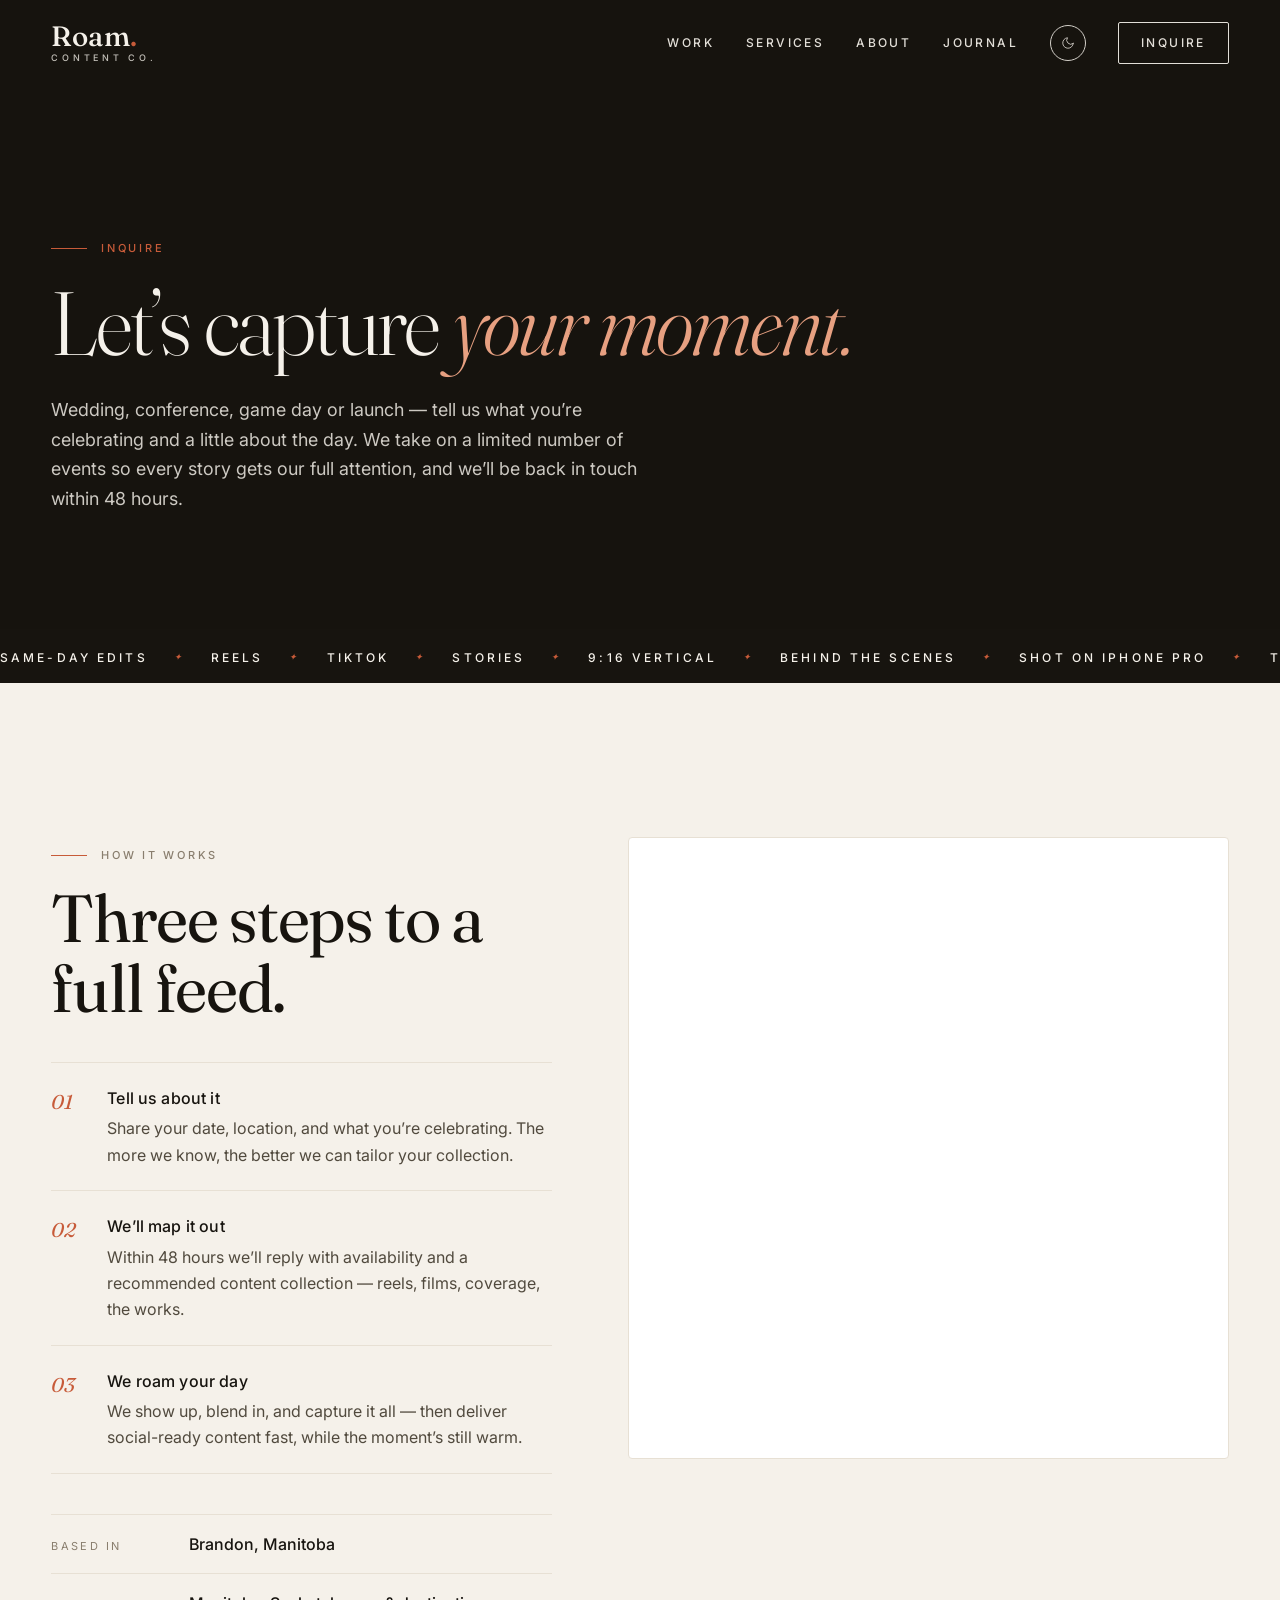
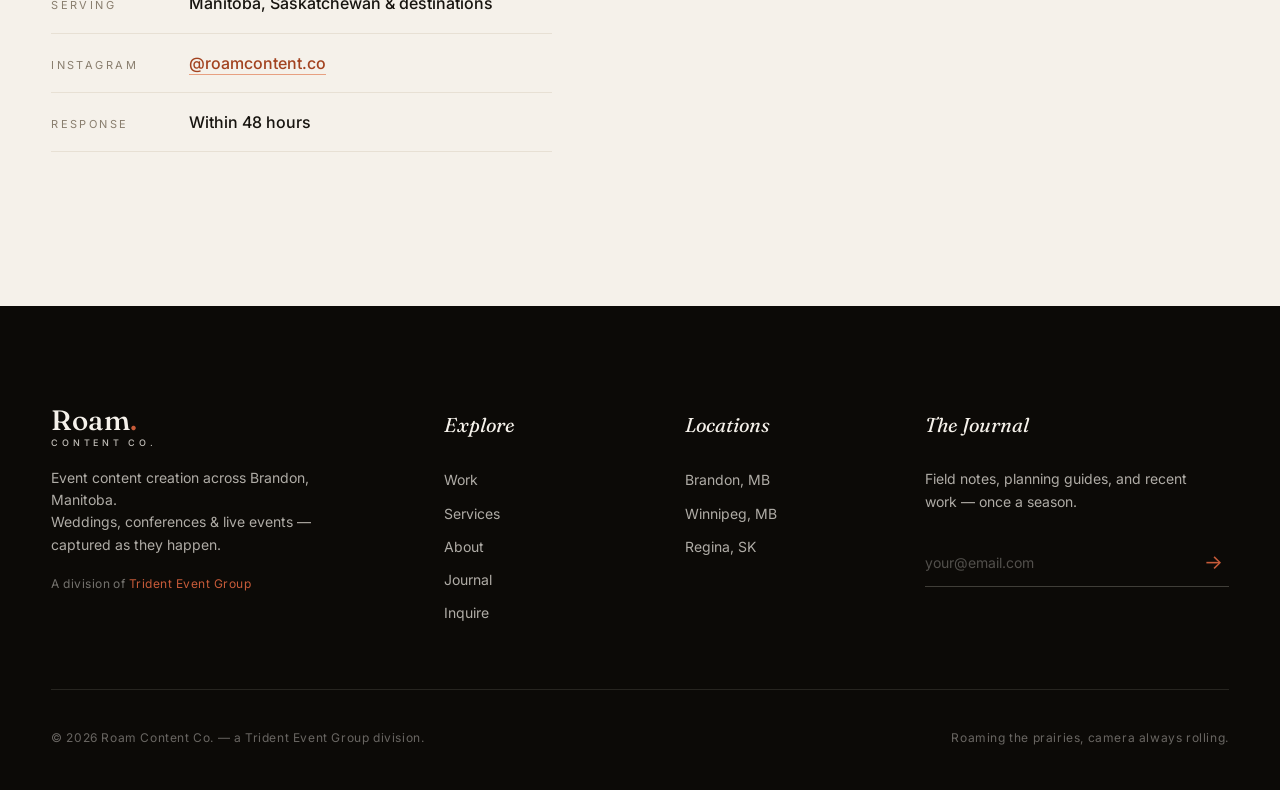
<file: inquiry.html>
<!DOCTYPE html>
<html lang="en">

<head>
  <meta charset="UTF-8" />
  <meta name="viewport" content="width=device-width, initial-scale=1.0" />
  <!-- Google Analytics (GA4) -->
  <script async src="https://www.googletagmanager.com/gtag/js?id=G-LXGWEMH9ZY"></script>
  <script>
    window.dataLayer = window.dataLayer || [];
    function gtag() { dataLayer.push(arguments); }
    gtag('js', new Date());
    gtag('config', 'G-LXGWEMH9ZY');
  </script>
  <title>Inquire | Roam Content Co. — Wedding &amp; Event Content Creation</title>
  <meta name="description"
    content="Tell Roam Content Co. about your wedding, conference, sporting or live event across Brandon, Winnipeg, Regina and the prairies. We'll be in touch within 48 hours with the right content collection." />
  <meta name="robots" content="index, follow, max-image-preview:large" />
  <meta name="author" content="Roam Content Co." />
  <link rel="canonical" href="https://www.roamcontent.co/inquiry.html" />

  <meta name="geo.region" content="CA-MB" />
  <meta name="geo.placename" content="Brandon, Manitoba" />
  <meta name="geo.position" content="49.8485;-99.9501" />
  <meta name="ICBM" content="49.8485, -99.9501" />

  <meta property="og:type" content="website" />
  <meta property="og:site_name" content="Roam Content Co." />
  <meta property="og:title" content="Inquire | Roam Content Co." />
  <meta property="og:description"
    content="Tell us what you're celebrating and we'll put together the right content collection for your day." />
  <meta property="og:url" content="https://www.roamcontent.co/inquiry.html" />
  <meta property="og:locale" content="en_CA" />
  <meta property="og:image" content="https://www.roamcontent.co/public/media/wedding-emma-chad-01.jpg" />

  <meta name="twitter:card" content="summary_large_image" />
  <meta name="twitter:title" content="Inquire | Roam Content Co." />
  <meta name="twitter:image" content="https://www.roamcontent.co/public/media/wedding-emma-chad-01.jpg" />

  <script type="application/ld+json">
  {
    "@context": "https://schema.org",
    "@type": "ContactPage",
    "name": "Inquire — Roam Content Co.",
    "url": "https://www.roamcontent.co/inquiry.html",
    "about": { "@type": "ProfessionalService", "@id": "https://www.roamcontent.co/#business" }
  }
  </script>
  <script type="application/ld+json">
  {
    "@context": "https://schema.org",
    "@type": "BreadcrumbList",
    "itemListElement": [
      { "@type": "ListItem", "position": 1, "name": "Home", "item": "https://www.roamcontent.co/" },
      { "@type": "ListItem", "position": 2, "name": "Inquire", "item": "https://www.roamcontent.co/inquiry.html" }
    ]
  }
  </script>

  <link rel="preconnect" href="https://fonts.googleapis.com" />
  <link rel="preconnect" href="https://fonts.gstatic.com" crossorigin />
  <link
    href="https://fonts.googleapis.com/css2?family=Fraunces:ital,opsz,wght@0,9..144,300;0,9..144,400;0,9..144,500;0,9..144,600;1,9..144,300;1,9..144,400;1,9..144,500&family=Inter:wght@300;400;500;600&display=swap"
    rel="stylesheet" />

  <script>
    (function () {
      try {
        var p = new URLSearchParams(location.search);
        var forced = p.get('theme');
        var stored = localStorage.getItem('roam-theme');
        var prefersDark = window.matchMedia && window.matchMedia('(prefers-color-scheme: dark)').matches;
        var t = forced || stored || (prefersDark ? 'dark' : 'light');
        if (t !== 'dark' && t !== 'light') t = 'light';
        document.documentElement.setAttribute('data-theme', t);
      } catch (e) {
        document.documentElement.setAttribute('data-theme', 'light');
      }
    })();
  </script>

  <link rel="stylesheet" href="styles.css" />
  <link rel="icon" href="public/logos/favicon.svg" type="image/svg+xml" />
</head>

<body>

  <!-- ── NAV ────────────────────────────────────────────────── -->
  <header class="nav is-scrolled" id="nav">
    <div class="nav__inner">
      <a href="index.html" class="nav__logo" aria-label="Roam Content Co. — home">
        <span class="wordmark">
          <span class="wordmark__name">Roam<span class="dot">.</span></span>
          <span class="wordmark__sub">Content&nbsp;Co.</span>
        </span>
      </a>
      <nav class="nav__menu" aria-label="Primary">
        <a href="index.html#work">Work</a>
        <a href="index.html#services">Services</a>
        <a href="index.html#about">About</a>
        <a href="index.html#journal">Journal</a>
        <button class="nav__theme" type="button" aria-label="Toggle dark mode" aria-pressed="false">
          <svg class="icon icon--moon" viewBox="0 0 24 24" aria-hidden="true">
            <path d="M21 12.79A9 9 0 1 1 11.21 3 7 7 0 0 0 21 12.79z" />
          </svg>
          <svg class="icon icon--sun" viewBox="0 0 24 24" aria-hidden="true">
            <circle cx="12" cy="12" r="4" />
            <path
              d="M12 2v2M12 20v2M4.93 4.93l1.41 1.41M17.66 17.66l1.41 1.41M2 12h2M20 12h2M4.93 19.07l1.41-1.41M17.66 6.34l1.41-1.41" />
          </svg>
        </button>
        <a href="inquiry.html" class="nav__cta">Inquire</a>
      </nav>
      <button class="nav__toggle" aria-label="Open menu" aria-expanded="false">
        <span></span><span></span>
      </button>
    </div>
  </header>

  <!-- ── PAGE HERO ─────────────────────────────────────────── -->
  <section class="page-hero">
    <div class="container">
      <span class="eyebrow"><span class="rule"></span>Inquire</span>
      <h1>Let&rsquo;s capture <em>your moment.</em></h1>
      <p>Wedding, conference, game day or launch &mdash; tell us what you&rsquo;re celebrating and a little about the day.
        We take on a limited number of events so every story gets our full attention, and we&rsquo;ll be back in touch
        within 48 hours.</p>
    </div>
  </section>

  <!-- ── FORMAT TICKER ──────────────────────────────────────── -->
  <div class="ticker" aria-hidden="true">
    <div class="ticker__track">
      <span>Same-Day Edits <i class="star">&#10022;</i> Reels <i class="star">&#10022;</i> TikTok <i class="star">&#10022;</i> Stories <i class="star">&#10022;</i> 9:16 Vertical <i class="star">&#10022;</i> Behind the Scenes <i class="star">&#10022;</i> Shot on iPhone&nbsp;Pro <i class="star">&#10022;</i> Trending Audio <i class="star">&#10022;</i></span>
      <span>Same-Day Edits <i class="star">&#10022;</i> Reels <i class="star">&#10022;</i> TikTok <i class="star">&#10022;</i> Stories <i class="star">&#10022;</i> 9:16 Vertical <i class="star">&#10022;</i> Behind the Scenes <i class="star">&#10022;</i> Shot on iPhone&nbsp;Pro <i class="star">&#10022;</i> Trending Audio <i class="star">&#10022;</i></span>
    </div>
  </div>

  <!-- ── INQUIRY ───────────────────────────────────────────── -->
  <section class="inquire">
    <div class="container inquire__grid">
      <div class="inquire__aside">
        <span class="eyebrow"><span class="rule"></span>How it works</span>
        <h2 class="serif h-display">Three steps to a full feed.</h2>

        <ol class="inquire__steps">
          <li><strong>Tell us about it</strong>Share your date, location, and what you&rsquo;re celebrating. The more we
            know, the better we can tailor your collection.</li>
          <li><strong>We&rsquo;ll map it out</strong>Within 48 hours we&rsquo;ll reply with availability and a
            recommended content collection &mdash; reels, films, coverage, the works.</li>
          <li><strong>We roam your day</strong>We show up, blend in, and capture it all &mdash; then deliver
            social-ready content fast, while the moment&rsquo;s still warm.</li>
        </ol>

        <ul class="inquire__details">
          <li><span>Based in</span><strong>Brandon, Manitoba</strong></li>
          <li><span>Serving</span><strong data-geo-serving>Manitoba, Saskatchewan &amp; destinations</strong></li>
          <li><span>Instagram</span><strong><a href="https://www.instagram.com/roamcontent.co" target="_blank" rel="noopener">@roamcontent.co</a></strong></li>
          <li><span>Response</span><strong>Within 48 hours</strong></li>
        </ul>
      </div>

      <!-- ── INQUIRY FORM EMBED ──────────────────────────────
           Live OpnForm embed — form 146 "Roam - Website Inquiry".
           The iframe has no fixed height: OpnForm's own
           iframe-resizer (loaded at the bottom of this page)
           grows it to the form's full content height, so the
           page scrolls instead of the iframe.
      ──────────────────────────────────────────────────────── -->
      <div class="form-embed form-embed--live" id="inquiry-form">
        <iframe id="roam-inquiry" title="Roam Content Co. inquiry form"
          src="https://forms.tridenteventgroup.ca/forms/roam-website-inquiry-tmkkpw" scrolling="no"
          loading="lazy"></iframe>
        <noscript>
          <p class="form-embed__fallback">Our inquiry form needs JavaScript. <a
              href="https://forms.tridenteventgroup.ca/forms/roam-website-inquiry-tmkkpw" target="_blank"
              rel="noopener">Open it in a new tab</a> to get in touch.</p>
        </noscript>
      </div>
    </div>
  </section>

  <!-- ── FOOTER ────────────────────────────────────────────── -->
  <footer class="footer">
    <div class="container footer__grid">
      <div class="footer__brand">
        <span class="wordmark">
          <span class="wordmark__name">Roam<span class="dot">.</span></span>
          <span class="wordmark__sub">Content&nbsp;Co.</span>
        </span>
        <p class="footer__tagline">Event content creation across Brandon, Manitoba.<br />Weddings, conferences &amp; live
          events &mdash; captured as they happen.</p>
        <p class="footer__parent">A division of <a href="https://tridenteventgroup.ca/" target="_blank" rel="noopener">Trident Event Group</a></p>
      </div>
      <nav class="footer__col" aria-label="Footer navigation">
        <h4>Explore</h4>
        <a href="index.html#work">Work</a>
        <a href="index.html#services">Services</a>
        <a href="index.html#about">About</a>
        <a href="index.html#journal">Journal</a>
        <a href="inquiry.html">Inquire</a>
      </nav>
      <nav class="footer__col" aria-label="Locations">
        <h4>Locations</h4>
        <a href="/brandon/">Brandon, MB</a>
        <a href="/winnipeg/">Winnipeg, MB</a>
        <a href="/regina/">Regina, SK</a>
      </nav>
      <div class="footer__col footer__newsletter">
        <h4>The Journal</h4>
        <p>Field notes, planning guides, and recent work &mdash; once a season.</p>
        <form class="footer__form" onsubmit="event.preventDefault(); this.classList.add('is-sent');">
          <input type="email" placeholder="your@email.com" aria-label="Email" required />
          <button type="submit" aria-label="Subscribe">&rarr;</button>
        </form>
      </div>
    </div>
    <div class="footer__bottom">
      <p>© <span id="year"></span> Roam Content Co. &mdash; a Trident Event Group division.</p>
      <p>Roaming the prairies, camera always rolling.</p>
    </div>
  </footer>

  <script src="script.js"></script>
  <script src="geo.js"></script>

  <!-- OpnForm's own iframe-resizer parent script: keeps #roam-inquiry at full content height -->
  <script src="https://forms.tridenteventgroup.ca/widgets/iframe.min.js"></script>
  <script>
    (function () {
      var frame = document.getElementById('roam-inquiry');
      if (!frame) return;
      var tries = 0;
      (function init() {
        if (window.iFrameResize) {
          window.iFrameResize({ log: false, checkOrigin: false }, frame);
        } else if (tries++ < 60) {
          setTimeout(init, 100);
        }
      })();
    })();
  </script>
</body>

</html>
</file>
<file: styles.css>
/* ─────────────────────────────────────────────────────────
   Roam Content Co. — event content creation house
   A division of Trident Event Group
   Palette: warm bone, deep onyx, ember clay, soft taupe
   Type:    Fraunces (display) + Inter (utility)
   ───────────────────────────────────────────────────────── */

:root {
  /* Themed palette (overridden in [data-theme="dark"]) */
  --bone:       #F5F1EA;
  --bone-2:     #FAF7F1;
  --paper:      #FFFFFF;
  --ink:        #17140F;
  --ink-soft:   #514A3E;
  --taupe:      #897E6E;
  --taupe-soft: #C7BCA9;
  --line:       #E7E0D4;
  --ember:      #C75B39;
  --ember-deep: #A2421F;
  --ember-soft: #E7A081;

  /* Always-dark "punctuation" bands (hero / quote / reel / cta / footer) */
  --always-dark:      #16130E;
  --always-dark-deep: #0C0A07;
  --always-cream:     #F5F1EA;
  --always-line:      rgba(231, 224, 212, 0.18);

  --display: "Fraunces", "Georgia", "Times New Roman", serif;
  --sans:    "Inter", -apple-system, BlinkMacSystemFont, "Segoe UI", Helvetica, Arial, sans-serif;

  --container: 1320px;
  --gutter: clamp(20px, 4vw, 56px);
  --section-y: clamp(80px, 12vw, 160px);

  --ease: cubic-bezier(.2, .7, .2, 1);
}

[data-theme="dark"] {
  --bone:       #14110D;
  --bone-2:     #1A1611;
  --paper:      #201B15;
  --ink:        #EFE7D8;
  --ink-soft:   #B4A893;
  --taupe:      #8E826D;
  --taupe-soft: #574B3A;
  --line:       #2C2620;
  --ember:      #E0734D;
  --ember-deep: #EE8A63;
  --ember-soft: #6B3A28;

  --always-dark:      #0A0805;
  --always-dark-deep: #050403;
  --always-cream:     #F2EADB;
  --always-line:      rgba(231, 224, 212, 0.14);
}

* { box-sizing: border-box; }
html { scroll-behavior: smooth; }
body {
  margin: 0;
  background: var(--bone);
  color: var(--ink);
  font-family: var(--sans);
  font-size: 16px;
  line-height: 1.65;
  font-weight: 400;
  -webkit-font-smoothing: antialiased;
  text-rendering: optimizeLegibility;
  transition: background-color 0.45s var(--ease), color 0.45s var(--ease);
}
img { display: block; max-width: 100%; height: auto; }
a { color: inherit; text-decoration: none; }
button { font-family: inherit; cursor: pointer; border: 0; background: none; color: inherit; }

.container {
  width: min(100% - calc(var(--gutter) * 2), var(--container));
  margin-inline: auto;
}

/* Typography utilities */
.serif { font-family: var(--display); font-weight: 400; letter-spacing: -0.01em; }
.h-display {
  font-family: var(--display);
  font-size: clamp(34px, 5.2vw, 72px);
  line-height: 1.05;
  font-weight: 400;
  letter-spacing: -0.02em;
  margin: 0;
}
.h-display em { font-style: italic; color: var(--ember-deep); font-weight: 400; }
.lead { font-size: clamp(17px, 1.4vw, 19px); line-height: 1.65; color: var(--ink-soft); }
.muted { color: var(--ink-soft); }
.eyebrow {
  display: inline-flex;
  align-items: center;
  gap: 14px;
  font-size: 11px;
  letter-spacing: 0.25em;
  text-transform: uppercase;
  color: var(--taupe);
  font-weight: 500;
}
.eyebrow .rule { display: inline-block; width: 36px; height: 1px; background: var(--ember); }
.rule { display: inline-block; width: 28px; height: 1px; background: var(--ember); }

/* Section heading block */
.section-head { max-width: 780px; margin-bottom: clamp(48px, 6vw, 80px); }
.section-head .h-display { margin-top: 18px; }
.section-head__sub { margin-top: 18px; color: var(--ink-soft); font-size: 17px; }
.section-head--center { margin-inline: auto; text-align: center; }
.section-head--center .eyebrow { justify-content: center; }

/* Buttons */
.btn {
  display: inline-flex;
  align-items: center;
  justify-content: center;
  gap: 10px;
  padding: 16px 28px;
  font-size: 12px;
  letter-spacing: 0.2em;
  text-transform: uppercase;
  font-weight: 500;
  border-radius: 2px;
  transition: all 0.4s var(--ease);
  position: relative;
  overflow: hidden;
}
.btn--primary { background: var(--ember); color: #fff; }
.btn--primary:hover { background: var(--ember-deep); transform: translateY(-2px); }
.btn--ghost { background: transparent; color: var(--ink); border: 1px solid var(--ink); }
.btn--ghost:hover { background: var(--ink); color: var(--bone); }
.btn--block { width: 100%; }

/* Arrow link */
.link-arrow {
  display: inline-flex;
  align-items: center;
  gap: 8px;
  font-size: 12px;
  letter-spacing: 0.16em;
  text-transform: uppercase;
  color: var(--ink);
  border-bottom: 1px solid var(--line);
  padding-bottom: 6px;
  transition: all 0.3s var(--ease);
}
.link-arrow:hover { color: var(--ember-deep); border-color: var(--ember); }

/* ── BRAND WORDMARK (logo) ────────────────────────────── */
.wordmark {
  display: inline-flex;
  flex-direction: column;
  line-height: 0.9;
  letter-spacing: 0;
}
.wordmark__name {
  font-family: var(--display);
  font-weight: 500;
  font-size: clamp(22px, 2.4vw, 28px);
  letter-spacing: 0.02em;
}
.wordmark__name .dot { color: var(--ember); }
.wordmark__sub {
  font-family: var(--sans);
  font-size: 9px;
  letter-spacing: 0.42em;
  text-transform: uppercase;
  font-weight: 500;
  margin-top: 5px;
  opacity: 0.78;
}

/* ── NAV ──────────────────────────────────────────────── */
.nav {
  position: fixed;
  inset: 0 0 auto 0;
  z-index: 50;
  padding: 22px 0;
  transition: background 0.4s var(--ease), padding 0.4s var(--ease), border-color 0.4s var(--ease);
  border-bottom: 1px solid transparent;
}
.nav__inner {
  width: min(100% - calc(var(--gutter) * 2), var(--container));
  margin-inline: auto;
  display: flex;
  align-items: center;
  justify-content: space-between;
  gap: 20px;
}
.nav__logo { display: inline-flex; align-items: center; color: var(--always-cream); transition: color 0.4s var(--ease); }
.nav__menu {
  display: flex;
  gap: 32px;
  align-items: center;
  color: var(--always-cream);
  font-size: 12px;
  letter-spacing: 0.2em;
  text-transform: uppercase;
  font-weight: 500;
  transition: color 0.4s var(--ease);
}
.nav__menu a { position: relative; padding: 6px 0; opacity: 0.92; transition: opacity 0.25s var(--ease); }
.nav__menu a:hover { opacity: 1; }
.nav__menu a::after {
  content: "";
  position: absolute;
  left: 0; right: 0; bottom: 0;
  height: 1px;
  background: var(--ember);
  transform: scaleX(0);
  transform-origin: left;
  transition: transform 0.4s var(--ease);
}
.nav__menu a:hover::after { transform: scaleX(1); }
.nav__cta {
  border: 1px solid currentColor;
  border-radius: 2px;
  padding: 10px 22px !important;
}
.nav__cta::after { display: none; }
.nav__cta:hover { background: var(--ember); border-color: var(--ember); color: #fff !important; }

.nav__theme {
  display: inline-flex;
  align-items: center;
  justify-content: center;
  width: 36px;
  height: 36px;
  border-radius: 50%;
  border: 1px solid currentColor;
  color: inherit;
  opacity: 0.85;
  padding: 0;
  transition: opacity 0.3s var(--ease), transform 0.6s var(--ease), background 0.3s var(--ease);
}
.nav__theme:hover { opacity: 1; transform: rotate(40deg); }
.nav__theme svg {
  width: 14px; height: 14px;
  stroke: currentColor; stroke-width: 1.5; fill: none;
  stroke-linecap: round; stroke-linejoin: round;
}
.nav__theme .icon--sun { display: none; }
[data-theme="dark"] .nav__theme .icon--sun  { display: block; }
[data-theme="dark"] .nav__theme .icon--moon { display: none; }

.nav.is-scrolled {
  background: color-mix(in srgb, var(--bone) 88%, transparent);
  backdrop-filter: blur(12px);
  -webkit-backdrop-filter: blur(12px);
  padding: 13px 0;
  border-color: var(--line);
}
.nav.is-scrolled .nav__logo,
.nav.is-scrolled .nav__menu { color: var(--ink); }

.nav__toggle {
  display: none;
  width: 40px; height: 32px;
  flex-direction: column;
  justify-content: center;
  gap: 6px;
  align-items: flex-end;
}
.nav__toggle span { display: block; height: 1px; background: var(--always-cream); transition: all 0.3s var(--ease); }
.nav__toggle span:first-child { width: 28px; }
.nav__toggle span:last-child  { width: 18px; }
.nav.is-scrolled .nav__toggle span { background: var(--ink); }

/* ── HERO ─────────────────────────────────────────────── */
.hero {
  position: relative;
  min-height: 100vh;
  min-height: 100svh;
  display: grid;
  align-items: center;
  color: var(--always-cream);
  overflow: hidden;
}
.hero .hero__media { position: absolute; inset: 0; z-index: 0; }
.hero__img {
  width: 100%; height: 100%; object-fit: cover; object-position: 50% 38%;
  transform: scale(1.04);
  animation: heroZoom 16s ease-out forwards;
}
@keyframes heroZoom { to { transform: scale(1); } }
.hero__overlay {
  position: absolute; inset: 0;
  background: linear-gradient(180deg, rgba(14,12,9,0.55) 0%, rgba(14,12,9,0.20) 38%, rgba(14,12,9,0.66) 100%);
}
.hero__content {
  position: relative;
  z-index: 2;
  width: min(100% - calc(var(--gutter) * 2), var(--container));
  margin-inline: auto;
  padding-top: 120px;
  padding-bottom: 80px;
  max-width: 940px;
}
.hero__badge {
  display: inline-flex;
  align-items: center;
  gap: 9px;
  font-size: 11px;
  letter-spacing: 0.28em;
  text-transform: uppercase;
  font-weight: 500;
  margin: 0 0 26px;
  opacity: 1;
  animation: lineIn 1s var(--ease) 0.1s forwards;
}
.hero__badge .live-dot {
  width: 8px; height: 8px; border-radius: 50%;
  background: var(--ember);
  box-shadow: 0 0 0 0 rgba(199,91,57,0.6);
  animation: pulse 2.2s var(--ease) infinite;
}
@keyframes pulse {
  0%   { box-shadow: 0 0 0 0 rgba(199,91,57,0.55); }
  70%  { box-shadow: 0 0 0 12px rgba(199,91,57,0); }
  100% { box-shadow: 0 0 0 0 rgba(199,91,57,0); }
}
.hero__title {
  font-family: var(--display);
  font-weight: 300;
  font-size: clamp(50px, 8.4vw, 126px);
  line-height: 0.96;
  letter-spacing: -0.025em;
  margin: 0;
}
.hero__title .line {
  display: block;
  opacity: 1;
  transform: translateY(28px);
  animation: lineIn 1.1s var(--ease) forwards;
}
.hero__title .line:nth-child(1) { animation-delay: 0.25s; }
.hero__title .line:nth-child(2) { animation-delay: 0.45s; font-style: italic; color: var(--ember-soft); padding-left: 0.4em; }
.hero__title .line:nth-child(3) { animation-delay: 0.65s; }
@keyframes lineIn { to { opacity: 1; transform: translateY(0); } }

.hero__sub {
  margin: 34px 0 40px;
  font-size: clamp(15px, 1.3vw, 18px);
  line-height: 1.65;
  max-width: 560px;
  color: rgba(245, 241, 234, 0.88);
  opacity: 1;
  animation: lineIn 1s var(--ease) 0.9s forwards;
}
.hero__ctas { display: flex; gap: 14px; flex-wrap: wrap; opacity: 1; animation: lineIn 1s var(--ease) 1.05s forwards; }
.hero__ctas .btn--primary { background: var(--ember); color: #fff; }
.hero__ctas .btn--primary:hover { background: #fff; color: var(--always-dark); }
.hero__ctas .btn--ghost { color: var(--always-cream); border-color: rgba(245,241,234,0.5); }
.hero__ctas .btn--ghost:hover { background: var(--always-cream); color: var(--always-dark); }

.hero__local { margin: 22px 0 0; }
.hero__local-link {
  display: inline-flex;
  align-items: center;
  gap: 10px;
  font-size: 13px;
  letter-spacing: 0.08em;
  text-transform: uppercase;
  color: var(--always-cream);
  border-bottom: 1px solid rgba(245,241,234,0.4);
  padding-bottom: 4px;
  transition: color 0.3s var(--ease), border-color 0.3s var(--ease);
}
.hero__local-link:hover { color: var(--ember-soft); border-color: var(--ember); }

.hero__scroll {
  position: absolute;
  left: var(--gutter);
  bottom: 32px;
  z-index: 2;
  display: inline-flex;
  flex-direction: column;
  align-items: center;
  gap: 14px;
  font-size: 10px;
  letter-spacing: 0.32em;
  text-transform: uppercase;
  color: var(--always-cream);
  opacity: 1;
  animation: lineIn 1s var(--ease) 1.3s forwards;
}
.hero__scroll-line {
  width: 1px; height: 64px;
  background: linear-gradient(to bottom, rgba(245,241,234,0.7), rgba(245,241,234,0));
  animation: scrollLine 2.2s var(--ease) infinite;
}
@keyframes scrollLine {
  0%   { transform: scaleY(0); transform-origin: top; }
  50%  { transform: scaleY(1); transform-origin: top; }
  51%  { transform: scaleY(1); transform-origin: bottom; }
  100% { transform: scaleY(0); transform-origin: bottom; }
}

/* ── INTRO ───────────────────────────────────────────── */
.intro { padding: var(--section-y) 0 calc(var(--section-y) - 40px); }
.intro__grid {
  display: grid;
  grid-template-columns: 220px 1fr;
  gap: clamp(40px, 6vw, 100px);
  align-items: start;
}
.intro__label {
  font-size: 11px;
  letter-spacing: 0.25em;
  text-transform: uppercase;
  color: var(--taupe);
  font-weight: 500;
  display: flex;
  flex-direction: column;
  gap: 14px;
  padding-top: 14px;
}
.intro__label .rule { width: 60px; }
.intro__body .h-display { margin-bottom: 28px; }
.intro__body .muted { font-size: 17px; max-width: 660px; }

.marquee {
  margin-top: clamp(50px, 7vw, 90px);
  overflow: hidden;
  border-top: 1px solid var(--line);
  border-bottom: 1px solid var(--line);
  padding: 22px 0;
}
.marquee__track {
  display: inline-flex;
  align-items: center;
  gap: 48px;
  white-space: nowrap;
  animation: marquee 42s linear infinite;
  font-family: var(--display);
  font-style: italic;
  font-size: clamp(28px, 4vw, 48px);
  color: var(--ink);
  font-weight: 300;
}
.marquee__track .dot { color: var(--ember); font-size: 0.5em; }
@keyframes marquee { to { transform: translateX(-50%); } }

/* ── FEATURED ────────────────────────────────────────── */
.featured { padding: calc(var(--section-y) - 30px) 0 var(--section-y); }
.featured__grid {
  display: grid;
  grid-template-columns: repeat(12, 1fr);
  gap: clamp(24px, 3vw, 48px) clamp(20px, 2.4vw, 36px);
}
.couple { grid-column: span 6; display: block; transition: transform 0.6s var(--ease); }
.couple--tall { grid-column: span 6; }
.couple__media { position: relative; overflow: hidden; aspect-ratio: 4 / 5; background: var(--bone-2); }
.couple--tall .couple__media { aspect-ratio: 3 / 4; }
.couple__media img {
  width: 100%; height: 100%; object-fit: cover; object-position: 50% 38%;
  transition: transform 1.4s var(--ease), filter 0.6s var(--ease);
}
.couple:hover .couple__media img { transform: scale(1.06); filter: brightness(1.04); }
.couple__tag {
  position: absolute;
  top: 16px; left: 16px;
  background: rgba(14,12,9,0.62);
  color: var(--always-cream);
  font-size: 10px;
  letter-spacing: 0.18em;
  text-transform: uppercase;
  padding: 6px 12px;
  border-radius: 2px;
  backdrop-filter: blur(4px);
}
.couple__caption {
  margin-top: 22px;
  display: grid;
  grid-template-columns: 1fr auto;
  gap: 12px 24px;
  align-items: end;
}
.couple__meta { font-size: 11px; letter-spacing: 0.22em; text-transform: uppercase; color: var(--taupe); grid-column: 1 / -1; }
.couple__caption h3 { font-size: clamp(26px, 2.6vw, 36px); font-weight: 400; margin: 4px 0 0; letter-spacing: -0.01em; }

/* ── QUOTE BAND ──────────────────────────────────────── */
.quote-band {
  background: var(--always-dark);
  color: var(--always-cream);
  padding: clamp(90px, 12vw, 160px) 0;
  text-align: center;
  transition: background-color 0.45s var(--ease);
}
.quote-band__mark {
  font-family: var(--display);
  font-size: clamp(80px, 10vw, 160px);
  line-height: 0.3;
  color: var(--ember);
  margin: 0 0 24px;
  font-style: italic;
  font-weight: 300;
}
.quote-band__text {
  font-family: var(--display);
  font-size: clamp(24px, 3.4vw, 44px);
  line-height: 1.35;
  font-weight: 300;
  font-style: italic;
  max-width: 960px;
  margin: 0 auto;
  letter-spacing: -0.01em;
}
.quote-band__attr { margin-top: 40px; font-size: 11px; letter-spacing: 0.32em; text-transform: uppercase; color: var(--ember); font-weight: 500; }

/* ── EXPERIENCE / SERVICES ───────────────────────────── */
.experience { padding: var(--section-y) 0; }
.experience__grid {
  display: grid;
  grid-template-columns: repeat(2, 1fr);
  gap: clamp(36px, 5vw, 70px) clamp(40px, 6vw, 100px);
}
.service { border-top: 1px solid var(--line); padding-top: 34px; position: relative; }
.service--feature {
  grid-column: 1 / -1; border-top: 2px solid var(--ember);
  display: grid; grid-template-columns: 1fr 1fr;
  gap: clamp(30px, 5vw, 72px); align-items: center;
}
/* Sits in the padding gap above the content so it clears the card image */
.service__num {
  position: absolute; top: 12px; right: 0;
  font-family: var(--display);
  font-size: 14px; letter-spacing: 0.1em; color: var(--taupe); font-style: italic;
}
.service__media { margin: 0 0 26px; overflow: hidden; background: var(--line); }
.service__media img {
  display: block; width: 100%;
  aspect-ratio: 3 / 2; object-fit: cover;
  transition: transform 700ms cubic-bezier(0.2, 0.7, 0.2, 1);
}
.service:hover .service__media img { transform: scale(1.04); }
.service--feature .service__media { margin: 0; }
.service--feature .service__media img { aspect-ratio: 4 / 5; }
.service h3 { font-size: clamp(27px, 3vw, 38px); font-weight: 400; margin: 0 0 16px; letter-spacing: -0.01em; }
.service--feature h3 { font-size: clamp(30px, 3.6vw, 46px); }
.service p { color: var(--ink-soft); max-width: 520px; margin: 0 0 22px; font-size: 16px; line-height: 1.7; }
.service__tags { display: flex; flex-wrap: wrap; gap: 8px; margin: 0 0 22px; padding: 0; list-style: none; }
.service__tags li {
  font-size: 11px; letter-spacing: 0.06em;
  color: var(--ink-soft);
  border: 1px solid var(--line);
  border-radius: 2px;
  padding: 5px 11px;
}

/* ── REEL STRIP (motion band) ────────────────────────── */
.reel {
  background: var(--always-dark-deep);
  color: var(--always-cream);
  padding: clamp(70px, 9vw, 120px) 0;
  overflow: hidden;
}
.reel .section-head { margin-inline: auto; text-align: center; }
.reel .section-head .h-display { color: var(--always-cream); }
.reel .eyebrow { color: var(--ember); justify-content: center; }
.reel .eyebrow .rule { background: var(--ember); }
.reel__strip { display: flex; gap: 14px; width: max-content; animation: reelScroll 48s linear infinite; }
.reel__strip:hover { animation-play-state: paused; }
.reel__frame {
  position: relative;
  width: clamp(190px, 22vw, 300px);
  aspect-ratio: 9 / 12;
  flex: 0 0 auto;
  overflow: hidden;
  border-radius: 3px;
  background: #000;
}
.reel__frame img { width: 100%; height: 100%; object-fit: cover; opacity: 0.92; transition: opacity 0.4s var(--ease), transform 1.2s var(--ease); }
.reel__frame:hover img { opacity: 1; transform: scale(1.05); }
.reel__frame::after {
  content: "";
  position: absolute; inset: 0;
  background: linear-gradient(180deg, transparent 55%, rgba(12,10,7,0.6) 100%);
}
@keyframes reelScroll { to { transform: translateX(-50%); } }
.reel__cap { margin-top: 36px; text-align: center; font-size: 13px; color: rgba(245,241,234,0.6); letter-spacing: 0.04em; }

/* ── LOOKBOOK MASONRY ────────────────────────────────── */
.lookbook { padding: var(--section-y) 0; }
.masonry { display: grid; grid-template-columns: repeat(4, 1fr); grid-auto-rows: 220px; gap: clamp(12px, 1.4vw, 22px); }
.masonry__item { margin: 0; overflow: hidden; background: var(--bone-2); }
.masonry__item img { width: 100%; height: 100%; object-fit: cover; object-position: 50% 40%; transition: transform 1.4s var(--ease); }
.masonry__item:hover img { transform: scale(1.05); }
.masonry__item--tall { grid-row: span 2; }
.masonry__item--wide { grid-column: span 2; }

/* ── ABOUT ───────────────────────────────────────────── */
.about {
  background: var(--paper);
  padding: var(--section-y) 0;
  border-top: 1px solid var(--line);
  border-bottom: 1px solid var(--line);
}
.about__grid { display: grid; grid-template-columns: 5fr 6fr; gap: clamp(40px, 7vw, 110px); align-items: center; }
.about__media { position: relative; aspect-ratio: 4 / 5; overflow: hidden; }
.about__media img { width: 100%; height: 100%; object-fit: cover; object-position: 50% 35%; }
.about__caption {
  position: absolute; bottom: 20px; left: 20px;
  background: var(--paper); padding: 8px 16px;
  font-size: 11px; letter-spacing: 0.22em; text-transform: uppercase; color: var(--ink);
}
.about__copy .eyebrow { margin-bottom: 20px; }
.about__copy .h-display { margin-bottom: 28px; }
.about__copy p { color: var(--ink-soft); margin: 0 0 18px; max-width: 580px; }
.about__copy .lead { color: var(--ink); font-size: 19px; }

.about__stats {
  list-style: none; padding: 0; margin: 50px 0 0;
  display: grid; grid-template-columns: repeat(3, 1fr); gap: 30px;
  border-top: 1px solid var(--line); padding-top: 36px;
}
.about__stats li { display: flex; flex-direction: column; gap: 6px; }
.stat__num { font-family: var(--display); font-size: clamp(36px, 4vw, 56px); line-height: 1; color: var(--ember-deep); }
.stat__label { font-size: 11px; letter-spacing: 0.2em; text-transform: uppercase; color: var(--taupe); }

/* ── TESTIMONIALS ────────────────────────────────────── */
.testimonials { padding: var(--section-y) 0; }
.testimonials__grid { display: grid; grid-template-columns: repeat(3, 1fr); gap: clamp(28px, 3vw, 50px); }
.testimonial {
  margin: 0;
  padding: clamp(28px, 3vw, 44px);
  border: 1px solid var(--line);
  background: var(--paper);
  position: relative;
  display: flex;
  flex-direction: column;
  gap: 28px;
}
.testimonial::before {
  content: "\201C";
  font-family: var(--display);
  font-size: 80px; line-height: 1;
  position: absolute; top: 12px; left: 24px;
  color: var(--ember); opacity: 0.32; font-style: italic;
}
.testimonial p {
  font-family: var(--display);
  font-size: clamp(18px, 1.6vw, 22px);
  line-height: 1.5; margin: 0; font-style: italic; color: var(--ink);
  position: relative; z-index: 1;
}
.testimonial footer { border-top: 1px solid var(--line); padding-top: 18px; display: flex; flex-direction: column; gap: 4px; }
.testimonial cite { font-family: var(--display); font-size: 19px; font-style: normal; color: var(--ink); }
.testimonial footer span { font-size: 11px; letter-spacing: 0.2em; text-transform: uppercase; color: var(--taupe); }

/* ── JOURNAL ─────────────────────────────────────────── */
.journal { padding: 0 0 var(--section-y); }
.journal__grid { display: grid; grid-template-columns: repeat(3, 1fr); gap: clamp(28px, 3vw, 50px); }
.post__media { display: block; aspect-ratio: 4 / 3; overflow: hidden; background: var(--bone-2); }
.post__media img { width: 100%; height: 100%; object-fit: cover; object-position: 50% 40%; transition: transform 1.2s var(--ease); }
.post:hover .post__media img { transform: scale(1.05); }
.post__copy { padding-top: 22px; }
.post__meta { font-size: 11px; letter-spacing: 0.2em; text-transform: uppercase; color: var(--taupe); display: block; margin-bottom: 10px; }
.post__copy h3 { font-family: var(--display); font-size: clamp(20px, 1.8vw, 26px); font-weight: 400; line-height: 1.3; margin: 0; letter-spacing: -0.005em; }

/* ── FAQ ─────────────────────────────────────────────── */
.faq { padding: var(--section-y) 0; background: var(--paper); border-top: 1px solid var(--line); border-bottom: 1px solid var(--line); }
.faq__list { margin-top: 50px; max-width: 880px; }
.faq__item { border-bottom: 1px solid var(--line); }
.faq__item summary {
  list-style: none; cursor: pointer; padding: 26px 44px 26px 0; position: relative;
  font-family: var(--display); font-size: clamp(20px, 2.2vw, 25px); color: var(--ink);
  transition: color 0.3s var(--ease);
}
.faq__item summary::-webkit-details-marker { display: none; }
.faq__item summary:hover { color: var(--ember-deep); }
.faq__item summary::after {
  content: "+"; position: absolute; right: 4px; top: 50%; transform: translateY(-50%);
  font-size: 26px; font-weight: 300; color: var(--ember); transition: transform 0.3s var(--ease);
}
.faq__item[open] summary::after { content: "\2013"; }
.faq__item p { margin: 0; padding: 0 44px 28px 0; color: var(--ink-soft); font-size: 16px; line-height: 1.75; max-width: 720px; }

/* ── CTA BAND (links to inquiry page) ────────────────── */
.cta {
  background: var(--always-dark);
  color: var(--always-cream);
  padding: var(--section-y) 0;
  text-align: center;
  transition: background-color 0.45s var(--ease);
}
.cta .eyebrow { color: var(--ember); justify-content: center; }
.cta .eyebrow .rule { background: var(--ember); }
.cta .h-display { margin: 18px auto 0; max-width: 900px; }
.cta .h-display em { color: var(--ember); }
.cta__sub { margin: 26px auto 40px; max-width: 560px; color: rgba(245,241,234,0.78); font-size: 17px; }
.cta__ctas { display: flex; gap: 14px; justify-content: center; flex-wrap: wrap; }
.cta__ctas .btn--ghost { color: var(--always-cream); border-color: rgba(245,241,234,0.5); }
.cta__ctas .btn--ghost:hover { background: var(--always-cream); color: var(--always-dark); }
.cta__small { margin: 26px 0 0; font-size: 13px; color: rgba(245,241,234,0.6); }
.cta__small a { color: var(--ember); border-bottom: 1px solid var(--ember); padding-bottom: 1px; }

/* ── INQUIRY PAGE ────────────────────────────────────── */
.page-hero {
  background: var(--always-dark);
  color: var(--always-cream);
  padding: clamp(150px, 18vw, 230px) 0 clamp(70px, 9vw, 120px);
  transition: background-color 0.45s var(--ease);
}
.page-hero .eyebrow { color: var(--ember); }
.page-hero .eyebrow .rule { background: var(--ember); }
.page-hero h1 { font-family: var(--display); font-weight: 300; font-size: clamp(46px, 7vw, 92px); line-height: 1; letter-spacing: -0.025em; margin: 20px 0 0; }
.page-hero h1 em { font-style: italic; color: var(--ember-soft); }
.page-hero p { margin: 28px 0 0; max-width: 600px; font-size: clamp(16px, 1.4vw, 19px); line-height: 1.65; color: rgba(245,241,234,0.82); }

.inquire { padding: var(--section-y) 0; }
.inquire__grid { display: grid; grid-template-columns: 5fr 6fr; gap: clamp(40px, 6vw, 100px); align-items: start; }
.inquire__aside .eyebrow { margin-bottom: 20px; }
.inquire__aside .h-display { margin-bottom: 24px; }
.inquire__steps { list-style: none; padding: 0; margin: 38px 0 0; counter-reset: step; }
.inquire__steps li {
  position: relative;
  padding: 22px 0 22px 56px;
  border-top: 1px solid var(--line);
  color: var(--ink-soft);
}
.inquire__steps li:last-child { border-bottom: 1px solid var(--line); }
.inquire__steps li::before {
  counter-increment: step;
  content: counter(step, decimal-leading-zero);
  position: absolute; left: 0; top: 22px;
  font-family: var(--display); font-style: italic; font-size: 20px; color: var(--ember);
}
.inquire__steps strong { display: block; color: var(--ink); font-weight: 500; font-size: 16px; margin-bottom: 4px; letter-spacing: 0.01em; }

.inquire__details { list-style: none; padding: 0; margin: 40px 0 0; }
.inquire__details li {
  display: grid; grid-template-columns: 120px 1fr; gap: 18px;
  padding: 16px 0; border-top: 1px solid var(--line); align-items: baseline;
}
.inquire__details li:last-child { border-bottom: 1px solid var(--line); }
.inquire__details span { font-size: 11px; letter-spacing: 0.22em; text-transform: uppercase; color: var(--taupe); }
.inquire__details strong { font-weight: 500; font-size: 16px; color: var(--ink); }
.inquire__details a { color: var(--ember-deep); border-bottom: 1px solid var(--ember-soft); padding-bottom: 1px; }

/* Form embed placeholder — swap the inner markup for the real form later */
.form-embed {
  border: 1px dashed var(--taupe-soft);
  border-radius: 4px;
  background: var(--bone-2);
  padding: clamp(32px, 4vw, 56px);
  min-height: 480px;
  display: flex;
  flex-direction: column;
  justify-content: center;
  align-items: center;
  text-align: center;
  gap: 18px;
}
.form-embed__mark {
  width: 56px; height: 56px; border-radius: 50%;
  border: 1px solid var(--ember);
  display: grid; place-items: center;
  color: var(--ember); font-size: 24px;
}
.form-embed h3 { font-family: var(--display); font-weight: 400; font-size: 26px; margin: 0; color: var(--ink); }
.form-embed p { margin: 0; max-width: 380px; color: var(--ink-soft); font-size: 15px; }
.form-embed code { font-family: ui-monospace, "SFMono-Regular", Menlo, Consolas, monospace; font-size: 13px; background: var(--bone); padding: 2px 7px; border-radius: 3px; color: var(--ember-deep); }
.form-embed .btn { margin-top: 6px; }

/* Live embed — iframe fills the card, placeholder chrome removed */
.form-embed--live {
  display: block;
  padding: 0;
  min-height: 0;
  border: 1px solid var(--line);
  background: var(--paper);
  overflow: hidden;
}
.form-embed--live iframe {
  display: block;
  border: 0;
  width: 1px;
  min-width: 100%;
  min-height: 620px;
}
.form-embed__fallback { padding: clamp(28px, 4vw, 48px); text-align: center; }

/* ── FOOTER ──────────────────────────────────────────── */
.footer {
  background: var(--always-dark-deep);
  color: rgba(245, 241, 234, 0.7);
  padding: clamp(70px, 8vw, 110px) 0 30px;
  font-size: 14px;
  transition: background-color 0.45s var(--ease);
}
.footer__grid { display: grid; grid-template-columns: 1.8fr 1fr 1fr 1.6fr; align-items: start; gap: clamp(30px, 4vw, 56px); }
.footer__brand { max-width: 320px; }
.footer__brand .wordmark { color: var(--always-cream); margin-bottom: 20px; }
.footer__tagline { line-height: 1.6; max-width: 290px; margin: 0; }
.footer__parent { margin: 18px 0 0; font-size: 12px; letter-spacing: 0.04em; color: rgba(245,241,234,0.45); }
.footer__parent a { color: var(--ember); }
.footer__col h4 { font-family: var(--display); font-size: 20px; font-weight: 400; font-style: italic; color: var(--always-cream); margin: 0 0 22px; }
.footer__col a, .footer__col p { display: block; padding: 5px 0; transition: color 0.3s var(--ease); margin: 0; }
.footer__col a:hover { color: var(--ember); }
.footer__newsletter p { margin-bottom: 20px; line-height: 1.6; max-width: 290px; }
.footer__form {
  display: flex; align-items: center; max-width: 320px;
  border-bottom: 1px solid rgba(231, 224, 212, 0.24); transition: border-color 0.3s var(--ease);
}
.footer__form:focus-within { border-color: var(--ember); }
.footer__form input {
  background: transparent; border: 0; color: var(--always-cream);
  font-family: var(--sans); font-size: 14px; padding: 12px 0; flex: 1; outline: none;
}
.footer__form input::placeholder { color: rgba(245, 241, 234, 0.3); }
.footer__form button { color: var(--ember); font-size: 20px; padding: 12px 6px 12px 12px; transition: transform 0.3s var(--ease); }
.footer__form button:hover { transform: translateX(4px); }
.footer__form.is-sent input { display: none; }
.footer__form.is-sent::after { content: "Thanks — we'll be in touch \2726"; color: var(--ember); font-size: 13px; padding: 12px 0; }
.footer__form.is-sent button { display: none; }
.footer__bottom {
  width: min(100% - calc(var(--gutter) * 2), var(--container));
  margin: 60px auto 0; padding-top: 26px;
  border-top: 1px solid rgba(231, 224, 212, 0.12);
  display: flex; justify-content: space-between;
  font-size: 12px; letter-spacing: 0.05em; color: rgba(245, 241, 234, 0.4);
  flex-wrap: wrap; gap: 14px;
}

/* ── REVEAL ANIMATIONS ───────────────────────────────── */
.reveal { opacity: 0; transform: translateY(36px); transition: opacity 0.9s var(--ease), transform 0.9s var(--ease); }
.reveal.is-in { opacity: 1; transform: translateY(0); }

/* ── RESPONSIVE ──────────────────────────────────────── */
@media (max-width: 980px) {
  .nav__menu { display: none; position: fixed; inset: 0; flex-direction: column; justify-content: center; align-items: center; gap: 32px; background: var(--bone); color: var(--ink); font-size: 16px; z-index: 55; }
  .nav__menu.is-open { display: flex; }
  /* While the menu is open, drop the scrolled-nav backdrop-filter — it would
     otherwise become the containing block for the fixed menu and shrink it to
     the nav bar instead of the full viewport. */
  .nav.menu-open { background: transparent; backdrop-filter: none; -webkit-backdrop-filter: none; border-color: transparent; }
  .nav.is-scrolled .nav__menu { color: var(--ink); }
  .nav__toggle { display: flex; position: relative; z-index: 60; }
  /* Turn the hamburger into an X while the menu is open so it can be closed */
  .nav__toggle[aria-expanded="true"] span { width: 26px; background: var(--ink); }
  .nav__toggle[aria-expanded="true"] span:first-child { transform: translateY(3.5px) rotate(45deg); }
  .nav__toggle[aria-expanded="true"] span:last-child  { transform: translateY(-3.5px) rotate(-45deg); }

  .intro__grid { grid-template-columns: 1fr; gap: 30px; }
  .featured__grid { gap: 36px; }
  .couple, .couple--tall { grid-column: span 12; }
  .experience__grid { grid-template-columns: 1fr; }
  .service--feature { grid-template-columns: 1fr; gap: 28px; }
  .service--feature .service__media { order: -1; }
  .service--feature .service__media img { aspect-ratio: 3 / 2; }
  .masonry { grid-template-columns: repeat(2, 1fr); grid-auto-rows: 200px; }
  .masonry__item--wide { grid-column: span 2; }
  .about__grid { grid-template-columns: 1fr; }
  .testimonials__grid { grid-template-columns: 1fr; }
  .journal__grid { grid-template-columns: 1fr; }
  .inquire__grid { grid-template-columns: 1fr; }
  .footer__grid { grid-template-columns: 1fr 1fr; gap: 40px clamp(30px, 6vw, 60px); }
  .footer__brand { grid-column: 1 / -1; max-width: none; }
  .footer__newsletter { grid-column: 1 / -1; }
}

@media (max-width: 600px) {
  .hero__title { font-size: clamp(42px, 13vw, 74px); }
  .hero__title .line:nth-child(2) { padding-left: 0; }
  .hero__ctas .btn { padding: 14px 22px; font-size: 11px; }
  .hero__scroll { left: 50%; transform: translateX(-50%); }
  .about__stats { grid-template-columns: 1fr 1fr; }
  .footer__grid { grid-template-columns: 1fr; gap: 36px; }
  .footer__newsletter { grid-column: auto; }
  .footer__bottom { flex-direction: column; align-items: flex-start; gap: 8px; }
  .marquee__track { font-size: 32px; gap: 32px; }
  .quote-band__text { font-size: 22px; }
  .inquire__details li { grid-template-columns: 1fr; gap: 4px; }
}

@media (prefers-reduced-motion: reduce) {
  *, *::before, *::after { animation-duration: 0.01ms !important; animation-iteration-count: 1 !important; transition-duration: 0.01ms !important; }
  .hero__img { transform: none; }
  .reel__strip, .marquee__track, .ticker__track { animation: none; }
}

/* ═════════════════════════════════════════════════════════
   CONTENT-CREATOR SYSTEM
   The social-native layer that sets Roam apart from a
   traditional photographer site: vertical Reel/Story cards
   with live social UI, film grain, a format ticker, and a
   same-day delivery timeline.
   ═════════════════════════════════════════════════════════ */

/* ── Film grain overlay (use on .grain or ::after) ─────── */
.grain { position: relative; }
.grain::after {
  content: "";
  position: absolute; inset: 0;
  pointer-events: none;
  background-image: url("data:image/svg+xml,%3Csvg xmlns='http://www.w3.org/2000/svg' width='140' height='140'%3E%3Cfilter id='n'%3E%3CfeTurbulence type='fractalNoise' baseFrequency='0.85' numOctaves='2' stitchTiles='stitch'/%3E%3C/filter%3E%3Crect width='100%25' height='100%25' filter='url(%23n)'/%3E%3C/svg%3E");
  background-size: 140px 140px;
  opacity: 0.10;
  mix-blend-mode: overlay;
  z-index: 3;
}

/* ── Format ticker (thin scrolling band) ───────────────── */
.ticker {
  background: var(--ink);
  color: var(--bone);
  overflow: hidden;
  padding: 14px 0;
  transition: background-color 0.45s var(--ease), color 0.45s var(--ease);
}
.ticker__track {
  display: inline-flex;
  align-items: center;
  gap: 26px;
  white-space: nowrap;
  animation: ticker 34s linear infinite;
  font-size: 12px;
  letter-spacing: 0.26em;
  text-transform: uppercase;
  font-weight: 500;
}
.ticker__track span { display: inline-flex; align-items: center; gap: 26px; }
.ticker__track .star { color: var(--ember); font-size: 9px; }
@keyframes ticker { to { transform: translateX(-50%); } }

/* ── Social icon sprite ────────────────────────────────── */
.ic { width: 22px; height: 22px; fill: currentColor; display: block; }

/* ── STORY CARD — clean Instagram-story aesthetic ──────── */
.reel-card {
  position: relative;
  margin: 0;
  aspect-ratio: 9 / 16;
  border-radius: 18px;
  overflow: hidden;
  background: #0c0a07;
  color: #fff;
  box-shadow: 0 30px 60px -28px rgba(12, 10, 7, 0.7);
  isolation: isolate;
}
.reel-card > img {
  position: absolute; inset: 0;
  width: 100%; height: 100%;
  object-fit: cover; object-position: 50% 38%;
  z-index: 0;
  transition: transform 1.4s var(--ease);
}
.reel-card:hover > img { transform: scale(1.04); }
.reel-card::before {                       /* soft top + bottom shading */
  content: "";
  position: absolute; inset: 0; z-index: 1;
  background: linear-gradient(180deg, rgba(8,7,5,0.42) 0%, rgba(8,7,5,0) 22%, rgba(8,7,5,0) 74%, rgba(8,7,5,0.42) 100%);
}
.reel-card::after {                         /* grain */
  content: "";
  position: absolute; inset: 0; z-index: 2; pointer-events: none;
  background-image: url("data:image/svg+xml,%3Csvg xmlns='http://www.w3.org/2000/svg' width='140' height='140'%3E%3Cfilter id='n'%3E%3CfeTurbulence type='fractalNoise' baseFrequency='0.85' numOctaves='2' stitchTiles='stitch'/%3E%3C/filter%3E%3Crect width='100%25' height='100%25' filter='url(%23n)'/%3E%3C/svg%3E");
  background-size: 140px 140px;
  opacity: 0.12;
  mix-blend-mode: overlay;
}
/* story progress bars (the one cue that says "story") */
.reel-card__bars {
  position: absolute; top: 12px; left: 12px; right: 12px;
  z-index: 4;
  display: flex; gap: 4px;
}
.reel-card__bars span {
  flex: 1; height: 2.5px; border-radius: 2px;
  background: rgba(255,255,255,0.4);
  overflow: hidden;
}
.reel-card__bars span:first-child::after {
  content: ""; display: block; height: 100%; width: 68%;
  background: #fff;
}
/* optional story stickers (used on the hero card only) */
.reel-card__sticker {
  position: absolute; z-index: 4;
  display: inline-flex; align-items: center; gap: 6px;
  font-size: 12px; font-weight: 600; letter-spacing: 0.01em;
  padding: 7px 12px; border-radius: 9px;
  box-shadow: 0 8px 22px -10px rgba(0,0,0,0.6);
}
.reel-card__sticker .ic { width: 14px; height: 14px; }
.reel-card__sticker--loc {
  left: 16px; bottom: 18px;
  background: rgba(255,255,255,0.94); color: #16130E;
}
.reel-card__sticker--tag {
  right: 14px; top: 60px;
  background: var(--ember); color: #fff;
  font-family: var(--display); font-style: italic; font-weight: 500;
  transform: rotate(-5deg);
}

/* ── CONTENT HERO (split: copy + live reel) ────────────── */
.hero--split .hero__overlay {
  background:
    linear-gradient(108deg, rgba(10,8,5,0.86) 0%, rgba(10,8,5,0.55) 42%, rgba(10,8,5,0.22) 100%),
    linear-gradient(180deg, rgba(10,8,5,0.35) 0%, rgba(10,8,5,0) 32%, rgba(10,8,5,0) 64%, rgba(10,8,5,0.5) 100%);
}
.hero--split .hero__content { max-width: var(--container); }
.hero--split .hero__title { font-size: clamp(44px, 6.6vw, 100px); }
.hero--split .hero__sub { margin: 26px 0 34px; }
.hero__layout {
  display: grid;
  grid-template-columns: 1.15fr 0.85fr;
  gap: clamp(30px, 5vw, 80px);
  align-items: center;
}
.hero__kicker {
  display: inline-flex; align-items: center; gap: 10px;
  font-size: 11px; letter-spacing: 0.24em; text-transform: uppercase; font-weight: 600;
  background: rgba(245,241,234,0.1);
  border: 1px solid rgba(245,241,234,0.2);
  padding: 8px 14px; border-radius: 999px;
  margin: 0 0 26px;
}
.hero__chips { display: flex; flex-wrap: wrap; gap: 8px; margin: 30px 0 0; padding: 0; list-style: none; }
.hero__chips li {
  font-size: 11px; letter-spacing: 0.04em;
  color: var(--always-cream);
  border: 1px solid rgba(245,241,234,0.3);
  border-radius: 999px; padding: 6px 13px;
}
.hero__chips li::before { content: "✦  "; color: var(--ember-soft); }
.hero__reel { justify-self: center; width: min(82%, 300px); }
.hero__reel .reel-card { animation: reelFloat 6s var(--ease) infinite; }
@keyframes reelFloat { 0%,100% { transform: translateY(0); } 50% { transform: translateY(-12px); } }

/* Social-proof / rating row */
.hero__proof { display: flex; align-items: center; gap: 12px; margin: 30px 0 0; flex-wrap: wrap; }
.hero__stars { color: var(--ember-soft); letter-spacing: 3px; font-size: 15px; }
.hero__proof-text { font-size: 13px; color: rgba(245,241,234,0.85); letter-spacing: 0.02em; }
.hero__proof-text strong { color: var(--always-cream); font-weight: 600; }

/* Fanned story-card stack — fills the hero with real content */
.hero__stack { position: relative; width: 100%; height: clamp(420px, 40vw, 560px); }
.hero__stack .reel-card {
  position: absolute; top: 50%; left: 50%;
  width: clamp(150px, 15.5vw, 198px);
  box-shadow: 0 36px 70px -30px rgba(8, 6, 4, 0.85);
}
.hero__stack .rc-1 { transform: translate(-50%, -50%) rotate(0deg); z-index: 3; }
.hero__stack .rc-2 { transform: translate(-94%, -42%) rotate(-8deg) scale(0.9); z-index: 2; filter: brightness(0.8); }
.hero__stack .rc-3 { transform: translate(-6%, -58%) rotate(8deg) scale(0.9); z-index: 1; filter: brightness(0.8); }
.hero__stack .reel-card { transition: transform 0.6s var(--ease), filter 0.6s var(--ease); }
.hero__stack:hover .rc-1 { transform: translate(-50%, -52%) rotate(0deg); }
.hero__stack:hover .rc-2 { transform: translate(-100%, -42%) rotate(-11deg) scale(0.9); filter: brightness(0.92); }
.hero__stack:hover .rc-3 { transform: translate(0%, -58%) rotate(11deg) scale(0.9); filter: brightness(0.92); }

/* ── ON THE FEED (reel grid replaces couples grid) ─────── */
.feed { padding: calc(var(--section-y) - 30px) 0 var(--section-y); }
.feed__grid {
  display: grid;
  grid-template-columns: repeat(4, 1fr);
  gap: clamp(16px, 1.8vw, 26px);
}
.feed__grid .reel-card { transition: transform 0.5s var(--ease); }
.feed__grid .reel-card:hover { transform: translateY(-6px); }

/* ── SAME-DAY DELIVERY TIMELINE ────────────────────────── */
.timeline { background: var(--paper); padding: var(--section-y) 0; border-top: 1px solid var(--line); border-bottom: 1px solid var(--line); }
.timeline__grid {
  display: grid; grid-template-columns: repeat(2, 1fr);
  gap: clamp(24px, 3vw, 48px);
  margin-top: 56px;
  counter-reset: drop;
}
.timeline__step { position: relative; padding-top: 30px; border-top: 2px solid var(--line); }
.timeline__step:nth-child(1) { border-top-color: var(--ember); }
.timeline__when {
  display: inline-block;
  font-family: var(--display); font-style: italic;
  font-size: clamp(30px, 3.4vw, 44px); color: var(--ember-deep);
  line-height: 1; margin-bottom: 16px;
}
.timeline__step h3 { font-family: var(--display); font-weight: 400; font-size: clamp(21px, 2vw, 26px); margin: 0 0 10px; }
.timeline__step p { color: var(--ink-soft); margin: 0; font-size: 15px; line-height: 1.7; max-width: 440px; }

/* ── Content-system responsive ─────────────────────────── */
@media (max-width: 980px) {
  .feed__grid { grid-template-columns: repeat(2, 1fr); }
  .timeline__grid { grid-template-columns: 1fr; gap: 30px; }
}
@media (max-width: 820px) {
  .hero__layout { grid-template-columns: 1fr; gap: 32px; justify-items: start; }
  .hero__reel { display: none; }
  .hero__stack { height: 330px; max-width: 360px; margin: 6px 0 0; }
  .hero__stack .reel-card { width: clamp(110px, 27vw, 148px); }
}
@media (max-width: 600px) {
  .feed__grid { grid-template-columns: 1fr; }
  .feed__grid .reel-card { max-width: 360px; margin-inline: auto; width: 100%; }
}
</file>
